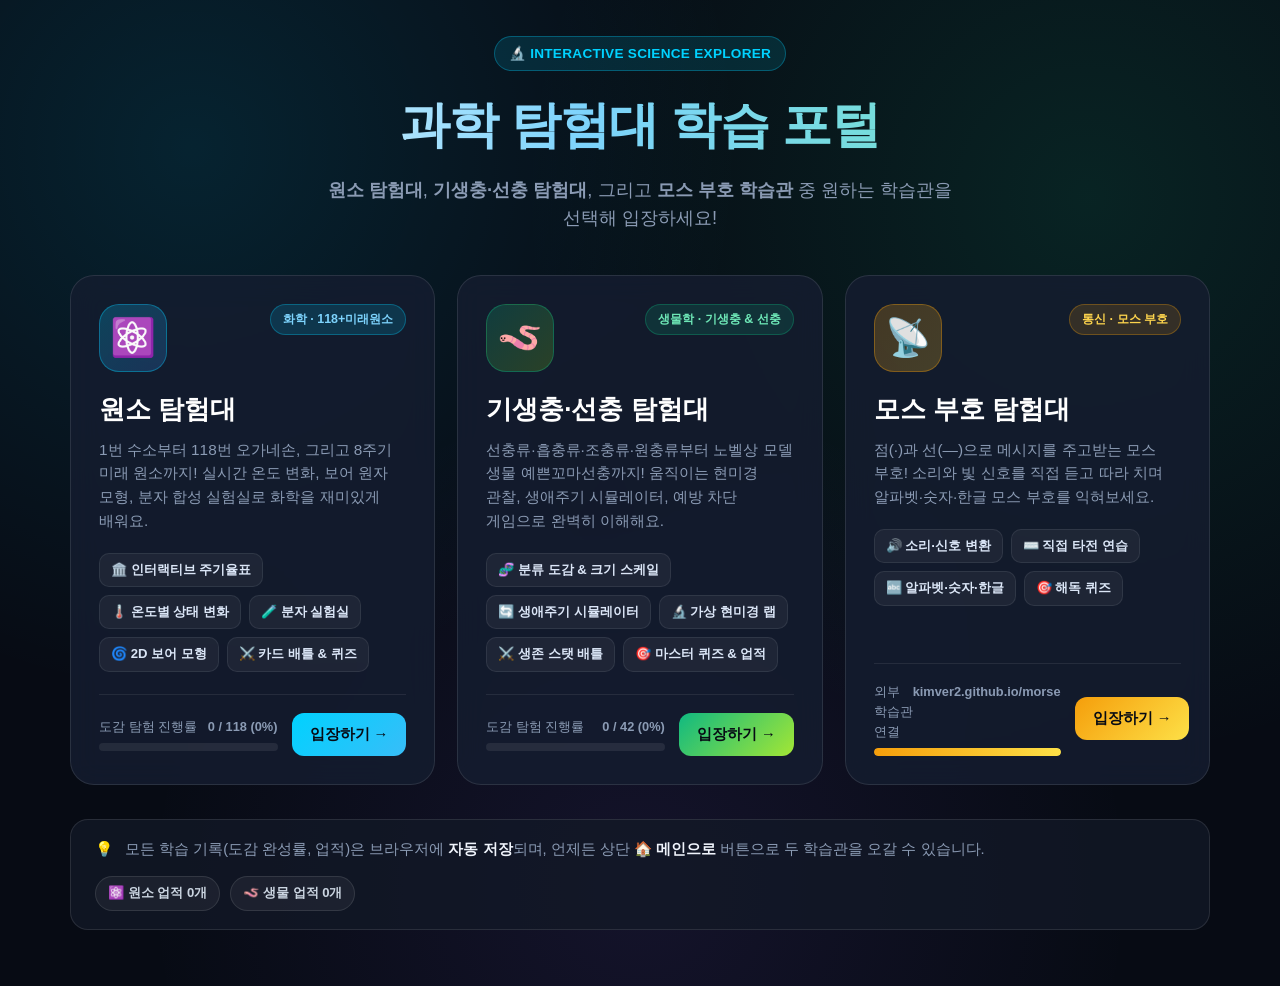
<file: index.html>
<!DOCTYPE html>
<html lang="ko">
<head>
  <meta charset="UTF-8">
  <meta name="viewport" content="width=device-width, initial-scale=1.0, maximum-scale=1.0, user-scalable=no, viewport-fit=cover">
  <meta name="theme-color" content="#070b14">
  <meta name="description" content="원소 탐험대와 기생충·선충 탐험대를 한곳에서 선택해 학습하는 인터랙티브 과학 탐험 포털">
  <title>과학 탐험대 : 원소 & 기생충·선충 학습 포털</title>
  <link rel="stylesheet" href="css/portal.css?v=3.0.1">
  <link rel="manifest" href="manifest.json?v=3.0.0">
  <link rel="apple-touch-icon" href="assets/icon-192.png">
</head>
<body>
  <main class="portal-container">
    <section class="portal-hero">
      <div class="portal-badge">🔬 INTERACTIVE SCIENCE EXPLORER</div>
      <h1 class="portal-title">과학 탐험대 학습 포털</h1>
      <p class="portal-subtitle">
        <strong>원소 탐험대</strong>, <strong>기생충·선충 탐험대</strong>, 그리고 <strong>모스 부호 학습관</strong> 중 원하는 학습관을 선택해 입장하세요!
      </p>
    </section>

    <section class="portal-grid">
      <!-- 1. 원소 탐험대 카드 -->
      <a href="element.html" class="portal-card card-element">
        <div>
          <div class="card-header-row">
            <div class="card-icon-wrap">⚛️</div>
            <span class="card-tag">화학 · 118+미래원소</span>
          </div>
          <h2 class="card-title">원소 탐험대</h2>
          <p class="card-desc">
            1번 수소부터 118번 오가네손, 그리고 8주기 미래 원소까지!
            실시간 온도 변화, 보어 원자 모형, 분자 합성 실험실로 화학을 재미있게 배워요.
          </p>
          <div class="feature-pills">
            <span class="feature-pill">🏛️ 인터랙티브 주기율표</span>
            <span class="feature-pill">🌡️ 온도별 상태 변화</span>
            <span class="feature-pill">🧪 분자 실험실</span>
            <span class="feature-pill">🌀 2D 보어 모형</span>
            <span class="feature-pill">⚔️ 카드 배틀 & 퀴즈</span>
          </div>
        </div>

        <div class="card-footer-row">
          <div class="progress-mini">
            <div class="progress-mini-label">
              <span>도감 탐험 진행률</span>
              <strong id="portal-element-progress-text">0 / 118 (0%)</strong>
            </div>
            <div class="progress-mini-track">
              <div id="portal-element-progress-bar" class="progress-mini-fill" style="width: 0%;"></div>
            </div>
          </div>
          <span class="enter-btn">입장하기 →</span>
        </div>
      </a>

      <!-- 2. 기생충·선충 탐험대 카드 -->
      <a href="parasite.html" class="portal-card card-parasite">
        <div>
          <div class="card-header-row">
            <div class="card-icon-wrap">🪱</div>
            <span class="card-tag">생물학 · 기생충 & 선충</span>
          </div>
          <h2 class="card-title">기생충·선충 탐험대</h2>
          <p class="card-desc">
            선충류·흡충류·조충류·원충류부터 노벨상 모델 생물 예쁜꼬마선충까지!
            움직이는 현미경 관찰, 생애주기 시뮬레이터, 예방 차단 게임으로 완벽히 이해해요.
          </p>
          <div class="feature-pills">
            <span class="feature-pill">🧬 분류 도감 & 크기 스케일</span>
            <span class="feature-pill">🔄 생애주기 시뮬레이터</span>
            <span class="feature-pill">🔬 가상 현미경 랩</span>
            <span class="feature-pill">⚔️ 생존 스탯 배틀</span>
            <span class="feature-pill">🎯 마스터 퀴즈 & 업적</span>
          </div>
        </div>

        <div class="card-footer-row">
          <div class="progress-mini">
            <div class="progress-mini-label">
              <span>도감 탐험 진행률</span>
              <strong id="portal-parasite-progress-text">0 / 42 (0%)</strong>
            </div>
            <div class="progress-mini-track">
              <div id="portal-parasite-progress-bar" class="progress-mini-fill" style="width: 0%;"></div>
            </div>
          </div>
          <span class="enter-btn">입장하기 →</span>
        </div>
      </a>

      <!-- 3. 모스 부호 학습관 카드 -->
      <a href="https://kimver2.github.io/morse/" class="portal-card card-morse">
        <div>
          <div class="card-header-row">
            <div class="card-icon-wrap">📡</div>
            <span class="card-tag">통신 · 모스 부호</span>
          </div>
          <h2 class="card-title">모스 부호 탐험대</h2>
          <p class="card-desc">
            점(·)과 선(—)으로 메시지를 주고받는 모스 부호!
            소리와 빛 신호를 직접 듣고 따라 치며 알파벳·숫자·한글 모스 부호를 익혀보세요.
          </p>
          <div class="feature-pills">
            <span class="feature-pill">🔊 소리·신호 변환</span>
            <span class="feature-pill">⌨️ 직접 타전 연습</span>
            <span class="feature-pill">🔤 알파벳·숫자·한글</span>
            <span class="feature-pill">🎯 해독 퀴즈</span>
          </div>
        </div>

        <div class="card-footer-row">
          <div class="progress-mini">
            <div class="progress-mini-label">
              <span>외부 학습관 연결</span>
              <strong>kimver2.github.io/morse</strong>
            </div>
            <div class="progress-mini-track">
              <div class="progress-mini-fill" style="width: 100%; background: linear-gradient(90deg, #f59e0b, #fde047);"></div>
            </div>
          </div>
          <span class="enter-btn">입장하기 →</span>
        </div>
      </a>
    </section>

    <section class="portal-info-bar">
      <div class="info-bar-left">
        <span>💡</span>
        <span>모든 학습 기록(도감 완성률, 업적)은 브라우저에 <strong>자동 저장</strong>되며, 언제든 상단 <strong>🏠 메인으로</strong> 버튼으로 두 학습관을 오갈 수 있습니다.</span>
      </div>
      <div class="info-bar-badges">
        <span class="mini-stat-chip" id="portal-element-badges">⚛️ 원소 업적 0개</span>
        <span class="mini-stat-chip" id="portal-parasite-badges">🪱 생물 업적 0개</span>
      </div>
    </section>
  </main>

  <script>
    (function() {
      try {
        const exploredEl = JSON.parse(localStorage.getItem('exploredElements') || '[]');
        const elPct = Math.round((exploredEl.length / 118) * 100);
        document.getElementById('portal-element-progress-text').textContent = `${exploredEl.length} / 118 (${elPct}%)`;
        document.getElementById('portal-element-progress-bar').style.width = `${elPct}%`;

        const elBadges = JSON.parse(localStorage.getItem('unlockedAchievements') || '[]');
        document.getElementById('portal-element-badges').textContent = `⚛️ 원소 업적 ${elBadges.length}개`;

        const exploredPar = JSON.parse(localStorage.getItem('exploredParasites') || '[]');
        const totalPar = 42;
        const parPct = Math.round((exploredPar.length / totalPar) * 100);
        document.getElementById('portal-parasite-progress-text').textContent = `${exploredPar.length} / ${totalPar} (${parPct}%)`;
        document.getElementById('portal-parasite-progress-bar').style.width = `${parPct}%`;

        const parBadges = JSON.parse(localStorage.getItem('unlockedParasiteAchievements') || '[]');
        document.getElementById('portal-parasite-badges').textContent = `🪱 생물 업적 ${parBadges.length}개`;
      } catch (e) {
        console.warn('Progress load skipped:', e);
      }

      if ('serviceWorker' in navigator) {
        navigator.serviceWorker.register('./sw.js').catch(() => {});
      }
    })();
  </script>
</body>
</html>
</file>
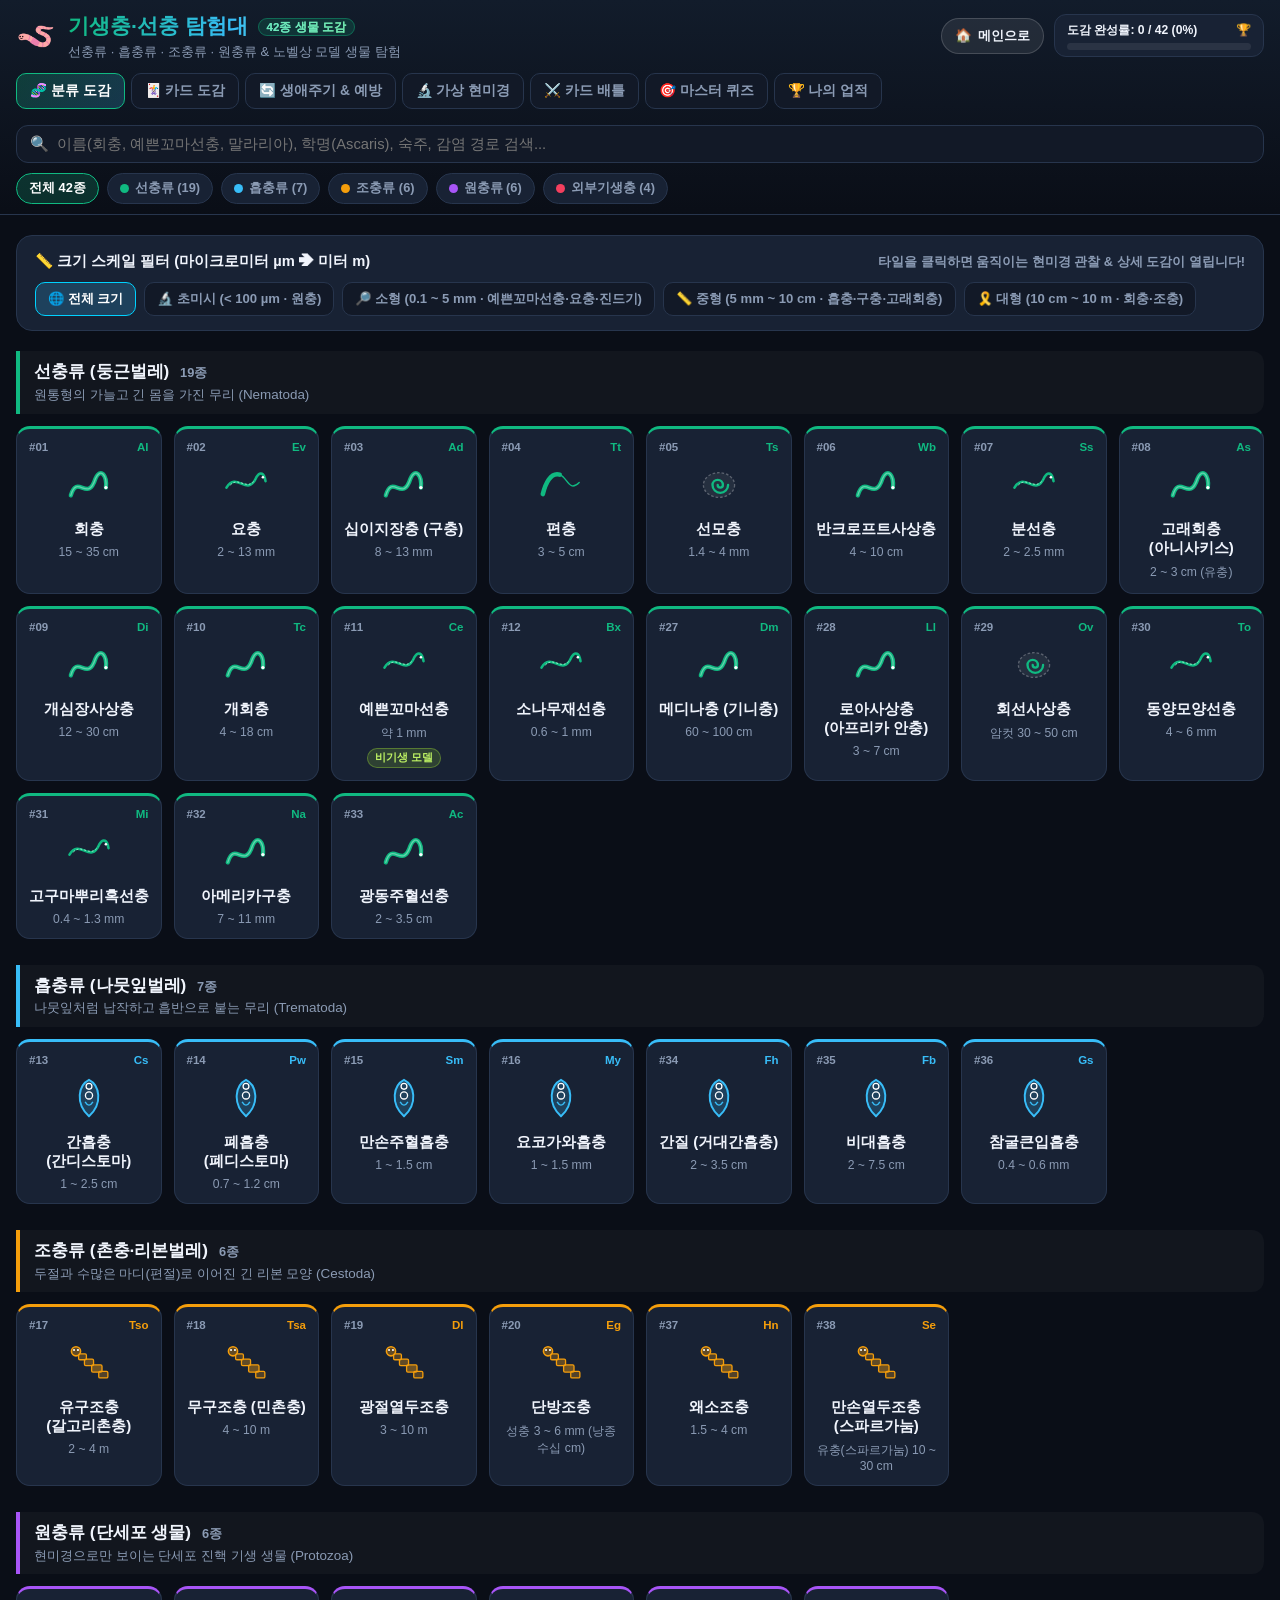
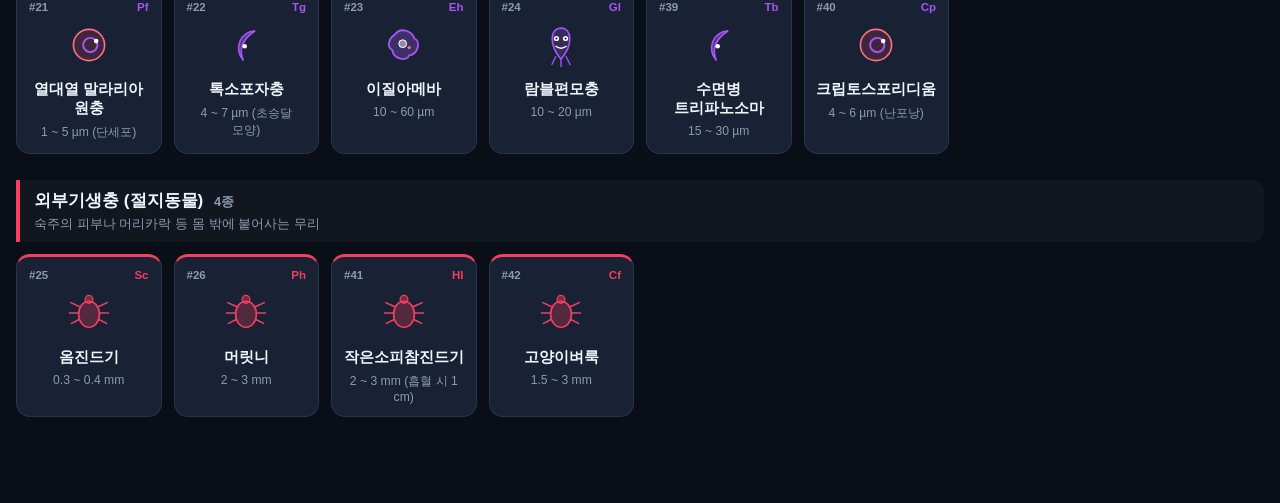
<file: parasite.html>
<!DOCTYPE html>
<html lang="ko">
<head>
  <meta charset="UTF-8">
  <meta name="viewport" content="width=device-width, initial-scale=1.0, maximum-scale=1.0, user-scalable=no, viewport-fit=cover">
  <meta name="theme-color" content="#0a0e17">
  <meta name="description" content="선충류, 흡충류, 조충류, 원충류, 외부기생충까지! 살아 움직이는 현미경과 생애주기 시뮬레이터로 배우는 기생충·선충 탐험대">
  <title>기생충·선충 탐험대 : 미시 생물 학습 도감</title>
  <link rel="stylesheet" href="css/parasite.css?v=3.0.0">
  <link rel="manifest" href="manifest.json?v=3.0.0">
  <link rel="apple-touch-icon" href="assets/icon-192.png">
</head>
<body>

  <!-- 상단 헤더 -->
  <header class="app-header">
    <div class="header-top">
      <div class="app-branding">
        <div class="app-logo">🪱</div>
        <div>
          <h1 class="app-title">기생충·선충 탐험대 <span class="title-badge">42종 생물 도감</span></h1>
          <p class="app-subtitle">선충류 · 흡충류 · 조충류 · 원충류 & 노벨상 모델 생물 탐험</p>
        </div>
      </div>

      <div class="header-right-meta">
        <a href="index.html" class="home-portal-btn" title="메인 허브로 돌아가기">
          <span>🏠</span>
          <span>메인으로</span>
        </a>

        <div class="explorer-progress-box">
          <div class="progress-info-row">
            <span id="p-explorer-progress-label">도감 완성률: 0 / 42 (0%)</span>
            <span>🏆</span>
          </div>
          <div class="progress-track">
            <div id="p-explorer-progress-fill" class="progress-fill" style="width: 0%;"></div>
          </div>
        </div>
      </div>

      <!-- 6대 학습 모드 탭 -->
      <nav class="nav-tabs">
        <button class="nav-tab-btn active" data-view="view-atlas">🧬 분류 도감</button>
        <button class="nav-tab-btn" data-view="view-cards">🃏 카드 도감</button>
        <button class="nav-tab-btn" data-view="view-lifecycle">🔄 생애주기 & 예방</button>
        <button class="nav-tab-btn" data-view="view-microscope">🔬 가상 현미경</button>
        <button class="nav-tab-btn" data-view="view-battle">⚔️ 카드 배틀</button>
        <button class="nav-tab-btn" data-view="view-quiz">🎯 마스터 퀴즈</button>
        <button class="nav-tab-btn" data-view="view-achievements">🏆 나의 업적</button>
      </nav>
    </div>

    <!-- 검색 & 분류 필터 바 -->
    <div class="filter-bar">
      <div class="search-box-wrap">
        <span class="search-icon">🔍</span>
        <input type="text" id="p-search-input" class="search-input" placeholder="이름(회충, 예쁜꼬마선충, 말라리아), 학명(Ascaris), 숙주, 감염 경로 검색...">
      </div>

      <div class="category-chips">
        <button class="p-chip-btn active" data-cat="all">전체 42종</button>
        <button class="p-chip-btn" data-cat="nematode"><span class="dot" style="background:#10b981"></span>선충류 (19)</button>
        <button class="p-chip-btn" data-cat="trematode"><span class="dot" style="background:#38bdf8"></span>흡충류 (7)</button>
        <button class="p-chip-btn" data-cat="cestode"><span class="dot" style="background:#f59e0b"></span>조충류 (6)</button>
        <button class="p-chip-btn" data-cat="protozoa"><span class="dot" style="background:#a855f7"></span>원충류 (6)</button>
        <button class="p-chip-btn" data-cat="ectoparasite"><span class="dot" style="background:#f43f5e"></span>외부기생충 (4)</button>
      </div>
    </div>
  </header>

  <main class="main-content">

    <!-- 1. 분류 도감 보드 -->
    <section id="view-atlas" class="view-section active">
      <div class="scale-control-panel">
        <div class="scale-header">
          <span>📏 크기 스케일 필터 (마이크로미터 µm ➔ 미터 m)</span>
          <span style="font-size:0.8rem;color:var(--text-muted);">타일을 클릭하면 움직이는 현미경 관찰 & 상세 도감이 열립니다!</span>
        </div>
        <div class="scale-presets-row">
          <button class="scale-preset-btn active" data-scale="all">🌐 전체 크기</button>
          <button class="scale-preset-btn" data-scale="micro">🔬 초미시 (&lt; 100 µm · 원충)</button>
          <button class="scale-preset-btn" data-scale="small">🔎 소형 (0.1 ~ 5 mm · 예쁜꼬마선충·요충·진드기)</button>
          <button class="scale-preset-btn" data-scale="medium">📏 중형 (5 mm ~ 10 cm · 흡충·구충·고래회충)</button>
          <button class="scale-preset-btn" data-scale="large">🎗️ 대형 (10 cm ~ 10 m · 회충·조충)</button>
        </div>
      </div>

      <div id="parasite-atlas-groups"></div>
    </section>

    <!-- 2. 카드 도감 -->
    <section id="view-cards" class="view-section">
      <div id="parasite-cards-grid" class="cards-grid"></div>
    </section>

    <!-- 3. 생애주기 & 예방 차단 시뮬레이터 -->
    <section id="view-lifecycle" class="view-section">
      <div class="lab-panel">
        <div class="lab-panel-head">
          <div>
            <h2>🔄 생애주기(생활사) 시뮬레이터</h2>
            <p style="font-size:0.85rem;color:var(--text-muted);">기생충과 선충이 어떤 숙주를 거쳐 자라고 전파되는지 단계별로 살펴보세요.</p>
          </div>
          <select id="lc-species-select" class="lab-select"></select>
        </div>
        <div id="lc-species-summary" class="lc-species-summary"></div>
        <div id="lc-flow-container" class="lc-flow-container"></div>
      </div>

      <div class="lab-panel">
        <div class="lab-panel-head">
          <div>
            <h2>🛡️ 예방 수칙 차단 시뮬레이터</h2>
            <p style="font-size:0.85rem;color:var(--text-muted);">생활 속 위생·예방 행동을 켜서(ON) 어떤 기생충의 감염 고리를 끊을 수 있는지 실험해 보세요!</p>
          </div>
          <span id="prevention-blocked-counter" style="font-weight:800;color:#6ee7b7;">차단 성공: 0종</span>
        </div>
        <div id="prevention-actions-grid" class="prevention-actions-grid"></div>
        <div id="prevention-result-grid" class="prevention-result-grid"></div>
      </div>
    </section>

    <!-- 4. 가상 현미경 관찰 & 감별 랩 -->
    <section id="view-microscope" class="view-section">
      <div class="lab-panel">
        <div class="lab-panel-head">
          <div>
            <h2>🔬 가상 현미경 관찰 & 표본 감별 랩</h2>
            <p style="font-size:0.85rem;color:var(--text-muted);">배율과 초점(50), 염색 조명을 조절해 표본 속 생물을 선명하게 관찰하고 이름을 맞혀보세요!</p>
          </div>
        </div>

        <div id="micro-slide-tabs" class="micro-slide-tabs"></div>

        <div class="micro-workspace">
          <div class="micro-viewport-wrap">
            <canvas id="microscope-canvas" width="320" height="320"></canvas>
            <div id="micro-focus-status" style="font-size:0.85rem;font-weight:800;"></div>
          </div>

          <div class="micro-controls-col">
            <div class="micro-control-group">
              <h4>🔭 대물렌즈 배율 조절</h4>
              <div class="micro-btn-row">
                <button class="micro-zoom-btn" data-zoom="40">40x (저배율)</button>
                <button class="micro-zoom-btn active" data-zoom="100">100x (중배율)</button>
                <button class="micro-zoom-btn" data-zoom="400">400x (고배율)</button>
                <button class="micro-zoom-btn" data-zoom="1000">1000x (유침)</button>
              </div>
            </div>

            <div class="micro-control-group">
              <h4>🎚️ 미동 나사 (초점 조절)</h4>
              <input type="range" id="micro-focus-slider" min="0" max="100" value="25" style="width:100%;">
            </div>

            <div class="micro-control-group">
              <h4>🎨 조명 & 염색 필터</h4>
              <div class="micro-btn-row">
                <button class="micro-stain-btn active" data-stain="brightfield">☀️ 명시야</button>
                <button class="micro-stain-btn" data-stain="darkfield">🌑 암시야</button>
                <button class="micro-stain-btn" data-stain="giemsa">🟣 김자(Giemsa) 염색</button>
                <button class="micro-stain-btn" data-stain="fluorescence">🟢 GFP 형광</button>
              </div>
            </div>

            <div id="micro-clue-text" class="micro-clue-box"></div>

            <div class="micro-control-group">
              <h4>🧪 이 표본의 정체는 무엇일까요?</h4>
              <div id="micro-guess-options" class="micro-guess-options"></div>
              <div id="micro-guess-feedback"></div>
            </div>
          </div>
        </div>
      </div>
    </section>

    <!-- 5. 생존 스탯 카드 배틀 -->
    <section id="view-battle" class="view-section">
      <div class="battle-scoreboard">
        <div class="battle-scores">
          <span>🏆 승리: <b id="battle-wins">0</b></span>
          <span>💥 패배: <b id="battle-losses">0</b></span>
          <span>🔥 콤보: <b id="battle-combo">0</b></span>
        </div>
        <button id="battle-next-btn" class="lc-step-btn">🃏 새 카드 뽑기</button>
      </div>

      <div class="battle-arena">
        <div id="battle-player-card" class="battle-card-slot"></div>
        <div class="battle-vs">VS</div>
        <div id="battle-ai-card" class="battle-card-slot"></div>
      </div>

      <div id="battle-result-msg" class="battle-result-msg"></div>
    </section>

    <!-- 6. 마스터 퀴즈 -->
    <section id="view-quiz" class="view-section">
      <div id="p-quiz-box" class="quiz-container-card"></div>
    </section>

    <!-- 7. 나의 업적 -->
    <section id="view-achievements" class="view-section">
      <div id="p-achievements-grid" class="achievements-grid"></div>
    </section>
  </main>

  <!-- 상세 도감 모달 -->
  <div id="parasite-detail-modal" class="p-modal-overlay" role="dialog" aria-modal="true">
    <div class="p-modal-dialog">
      <div class="p-modal-header">
        <div>
          <div style="display:flex;align-items:center;gap:8px;margin-bottom:4px;">
            <span id="modal-p-num" style="font-size:0.82rem;color:var(--text-muted);font-weight:800;"></span>
            <span id="modal-p-cat" style="font-size:0.76rem;padding:2px 9px;border-radius:999px;font-weight:800;"></span>
          </div>
          <h2 id="modal-p-name" style="font-size:1.5rem;font-weight:900;"></h2>
          <p id="modal-p-sci" style="font-size:0.88rem;color:var(--text-muted);font-style:italic;"></p>
        </div>
        <button id="modal-p-close" class="p-modal-close" title="닫기">✕</button>
      </div>

      <div class="p-modal-body">
        <div class="p-modal-canvas-box">
          <canvas id="modal-parasite-canvas" width="280" height="240"></canvas>
          <div class="micro-btn-row">
            <button class="modal-stain-btn active" data-stain="brightfield">☀️ 일반</button>
            <button class="modal-stain-btn" data-stain="giemsa">🟣 염색</button>
            <button class="modal-stain-btn" data-stain="fluorescence">🟢 형광</button>
          </div>
          <div class="micro-btn-row">
            <button id="modal-p-speak-ko" class="modal-nav-btn">🔊 한국어 듣기</button>
            <button id="modal-p-speak-en" class="modal-nav-btn">🔊 학명 듣기</button>
          </div>
        </div>

        <div>
          <div class="p-modal-info-grid">
            <div class="p-info-item"><label>📏 크기</label><span id="modal-p-size"></span></div>
            <div class="p-info-item"><label>🏠 주요 숙주</label><span id="modal-p-host"></span></div>
            <div class="p-info-item"><label>🔗 중간숙주/매개체</label><span id="modal-p-inter"></span></div>
            <div class="p-info-item"><label>📍 서식 부위</label><span id="modal-p-habitat"></span></div>
            <div class="p-info-item full"><label>🚪 감염 경로</label><span id="modal-p-trans"></span></div>
            <div class="p-info-item full"><label>🔬 형태적 특징</label><span id="modal-p-morph"></span></div>
            <div class="p-info-item full"><label>🩺 주요 증상</label><span id="modal-p-symptoms"></span></div>
            <div class="p-info-item full"><label>🛡️ 예방법</label><span id="modal-p-prevention"></span></div>
            <div class="p-info-item full"><label>💡 흥미로운 사실 (TMI)</label><span id="modal-p-fact"></span></div>
            <div class="p-info-item full">
              <label>🔄 생애주기 요약</label>
              <ul id="modal-p-lifecycle" class="p-lifecycle-list"></ul>
            </div>
          </div>
        </div>
      </div>

      <div class="p-modal-footer">
        <button id="modal-p-prev" class="modal-nav-btn">← 이전 생물</button>
        <button id="modal-p-next" class="modal-nav-btn">다음 생물 →</button>
      </div>
    </div>
  </div>

  <script src="js/parasite-data.js?v=3.0.0"></script>
  <script src="js/parasite-canvas.js?v=3.0.0"></script>
  <script src="js/parasite-achievements.js?v=3.0.0"></script>
  <script src="js/parasite-atlas.js?v=3.0.0"></script>
  <script src="js/parasite-lifecycle.js?v=3.0.0"></script>
  <script src="js/parasite-microscope.js?v=3.0.0"></script>
  <script src="js/parasite-battle.js?v=3.0.0"></script>
  <script src="js/parasite-quiz.js?v=3.0.0"></script>
  <script src="js/parasite-app.js?v=3.0.0"></script>
</body>
</html>
</file>
<file: css/portal.css>
/* 과학 탐험대 메인 포털 스타일 */
:root {
  --bg-primary: #070b14;
  --bg-secondary: #101726;
  --bg-card: rgba(20, 29, 47, 0.85);
  --text-main: #f0f4fc;
  --text-muted: #8b9bb4;
  --border-color: rgba(255, 255, 255, 0.1);
  --accent-cyan: #00d2ff;
  --accent-emerald: #10b981;
  --accent-lime: #84cc16;
  --accent-pink: #ff3385;
  --accent-gold: #ffbe3b;
}

* {
  box-sizing: border-box;
  margin: 0;
  padding: 0;
  word-break: keep-all;
}

body {
  font-family: -apple-system, BlinkMacSystemFont, 'Pretendard', 'Segoe UI', Roboto, Helvetica, Arial, sans-serif;
  background: radial-gradient(circle at 15% 15%, rgba(0, 210, 255, 0.12), transparent 40%),
              radial-gradient(circle at 85% 20%, rgba(16, 185, 129, 0.14), transparent 42%),
              radial-gradient(circle at 50% 90%, rgba(139, 92, 246, 0.1), transparent 45%),
              var(--bg-primary);
  color: var(--text-main);
  min-height: 100vh;
  display: flex;
  flex-direction: column;
  line-height: 1.55;
  overflow-x: hidden;
}

.portal-container {
  max-width: 1180px;
  width: 100%;
  margin: 0 auto;
  padding: 36px 20px 56px;
  flex: 1;
  display: flex;
  flex-direction: column;
  justify-content: center;
}

/* 상단 히어로 */
.portal-hero {
  text-align: center;
  margin-bottom: 42px;
}

.portal-badge {
  display: inline-flex;
  align-items: center;
  gap: 8px;
  padding: 6px 14px;
  border-radius: 999px;
  background: rgba(0, 210, 255, 0.12);
  border: 1px solid rgba(0, 210, 255, 0.3);
  color: var(--accent-cyan);
  font-size: 0.85rem;
  font-weight: 700;
  margin-bottom: 16px;
  letter-spacing: 0.02em;
}

.portal-title {
  font-size: clamp(2rem, 4.5vw, 3.1rem);
  font-weight: 900;
  letter-spacing: -0.02em;
  margin-bottom: 12px;
  background: linear-gradient(90deg, #ffffff 0%, #7dd3fc 45%, #6ee7b7 100%);
  -webkit-background-clip: text;
  -webkit-text-fill-color: transparent;
}

.portal-subtitle {
  color: var(--text-muted);
  font-size: clamp(0.98rem, 1.8vw, 1.15rem);
  max-width: 680px;
  margin: 0 auto;
}

/* 모듈 선택 카드 그리드 */
.portal-grid {
  display: grid;
  grid-template-columns: repeat(3, minmax(0, 1fr));
  gap: 22px;
  margin-bottom: 34px;
}

.portal-card {
  position: relative;
  display: flex;
  flex-direction: column;
  justify-content: space-between;
  background: var(--bg-card);
  border: 1px solid var(--border-color);
  border-radius: 24px;
  padding: 28px;
  text-decoration: none;
  color: inherit;
  backdrop-filter: blur(14px);
  transition: transform 0.25s ease, border-color 0.25s ease, box-shadow 0.25s ease;
  overflow: hidden;
}

.portal-card::before {
  content: '';
  position: absolute;
  inset: 0;
  opacity: 0;
  transition: opacity 0.25s ease;
  pointer-events: none;
}

.portal-card.card-element::before {
  background: radial-gradient(circle at top right, rgba(0, 210, 255, 0.18), transparent 60%);
}

.portal-card.card-parasite::before {
  background: radial-gradient(circle at top right, rgba(16, 185, 129, 0.2), transparent 60%);
}

.portal-card.card-morse::before {
  background: radial-gradient(circle at top right, rgba(245, 158, 11, 0.2), transparent 60%);
}

.portal-card:hover {
  transform: translateY(-6px);
}

.portal-card.card-element:hover {
  border-color: rgba(0, 210, 255, 0.55);
  box-shadow: 0 18px 45px rgba(0, 210, 255, 0.18);
}

.portal-card.card-parasite:hover {
  border-color: rgba(16, 185, 129, 0.55);
  box-shadow: 0 18px 45px rgba(16, 185, 129, 0.18);
}

.portal-card.card-morse:hover {
  border-color: rgba(245, 158, 11, 0.55);
  box-shadow: 0 18px 45px rgba(245, 158, 11, 0.18);
}

.portal-card:hover::before {
  opacity: 1;
}

.card-header-row {
  display: flex;
  align-items: flex-start;
  justify-content: space-between;
  gap: 16px;
  margin-bottom: 18px;
}

.card-icon-wrap {
  width: 68px;
  height: 68px;
  border-radius: 20px;
  display: flex;
  align-items: center;
  justify-content: center;
  font-size: 2.3rem;
  flex-shrink: 0;
}

.card-element .card-icon-wrap {
  background: linear-gradient(135deg, rgba(0, 210, 255, 0.22), rgba(58, 123, 213, 0.25));
  border: 1px solid rgba(0, 210, 255, 0.35);
}

.card-parasite .card-icon-wrap {
  background: linear-gradient(135deg, rgba(16, 185, 129, 0.22), rgba(132, 204, 22, 0.22));
  border: 1px solid rgba(16, 185, 129, 0.35);
}

.card-morse .card-icon-wrap {
  background: linear-gradient(135deg, rgba(245, 158, 11, 0.22), rgba(251, 191, 36, 0.22));
  border: 1px solid rgba(245, 158, 11, 0.35);
}

.card-tag {
  padding: 5px 12px;
  border-radius: 999px;
  font-size: 0.78rem;
  font-weight: 800;
}

.card-element .card-tag {
  background: rgba(0, 210, 255, 0.15);
  color: #7dd3fc;
  border: 1px solid rgba(0, 210, 255, 0.3);
}

.card-parasite .card-tag {
  background: rgba(16, 185, 129, 0.15);
  color: #6ee7b7;
  border: 1px solid rgba(16, 185, 129, 0.3);
}

.card-morse .card-tag {
  background: rgba(245, 158, 11, 0.15);
  color: #fcd34d;
  border: 1px solid rgba(245, 158, 11, 0.3);
}

.card-title {
  font-size: 1.6rem;
  font-weight: 900;
  margin-bottom: 8px;
  color: #ffffff;
}

.card-desc {
  color: var(--text-muted);
  font-size: 0.96rem;
  margin-bottom: 20px;
}

.feature-pills {
  display: flex;
  flex-wrap: wrap;
  gap: 8px;
  margin-bottom: 22px;
}

.feature-pill {
  font-size: 0.82rem;
  font-weight: 600;
  padding: 6px 11px;
  border-radius: 10px;
  background: rgba(255, 255, 255, 0.05);
  border: 1px solid rgba(255, 255, 255, 0.08);
  color: #dbe6f7;
}

.card-footer-row {
  border-top: 1px solid rgba(255, 255, 255, 0.08);
  padding-top: 18px;
  display: flex;
  align-items: center;
  justify-content: space-between;
  gap: 14px;
}

.progress-mini {
  flex: 1;
}

.progress-mini-label {
  font-size: 0.8rem;
  color: var(--text-muted);
  margin-bottom: 6px;
  display: flex;
  justify-content: space-between;
}

.progress-mini-track {
  height: 8px;
  border-radius: 999px;
  background: rgba(255, 255, 255, 0.08);
  overflow: hidden;
}

.progress-mini-fill {
  height: 100%;
  border-radius: 999px;
  transition: width 0.5s ease;
}

.card-element .progress-mini-fill {
  background: linear-gradient(90deg, #00d2ff, #3a7bd5);
}

.card-parasite .progress-mini-fill {
  background: linear-gradient(90deg, #10b981, #84cc16);
}

.enter-btn {
  display: inline-flex;
  align-items: center;
  gap: 6px;
  padding: 10px 18px;
  border-radius: 12px;
  font-size: 0.92rem;
  font-weight: 800;
  color: #070b14;
  white-space: nowrap;
  transition: transform 0.2s ease;
}

.card-element .enter-btn {
  background: linear-gradient(135deg, #00d2ff, #38bdf8);
}

.card-parasite .enter-btn {
  background: linear-gradient(135deg, #10b981, #a3e635);
}

.card-morse .enter-btn {
  background: linear-gradient(135deg, #f59e0b, #fde047);
}

.portal-card:hover .enter-btn {
  transform: translateX(3px);
}

/* 하단 안내 바 */
.portal-info-bar {
  background: rgba(18, 25, 39, 0.78);
  border: 1px solid var(--border-color);
  border-radius: 18px;
  padding: 18px 24px;
  display: flex;
  align-items: center;
  justify-content: space-between;
  flex-wrap: wrap;
  gap: 16px;
}

.info-bar-left {
  display: flex;
  align-items: center;
  gap: 12px;
  font-size: 0.92rem;
  color: var(--text-muted);
}

.info-bar-left strong {
  color: var(--text-main);
}

.info-bar-badges {
  display: flex;
  gap: 10px;
  flex-wrap: wrap;
}

.mini-stat-chip {
  padding: 6px 12px;
  border-radius: 999px;
  background: rgba(255, 255, 255, 0.05);
  border: 1px solid rgba(255, 255, 255, 0.1);
  font-size: 0.82rem;
  color: #cbd5e1;
  font-weight: 600;
}

@media (max-width: 1024px) {
  .portal-grid {
    grid-template-columns: repeat(2, minmax(0, 1fr));
  }
}

@media (max-width: 820px) {
  .portal-grid {
    grid-template-columns: 1fr;
  }
  .portal-container {
    padding: 24px 16px 40px;
  }
  .portal-card {
    padding: 22px;
  }
  .card-footer-row {
    flex-direction: column;
    align-items: stretch;
  }
  .enter-btn {
    justify-content: center;
  }
}
</file>
<file: css/parasite.css>
/* 기생충·선충 탐험대 (Parasite & Nematode Explorer) 스타일시트 */
:root {
  --bg-primary: #0a0e17;
  --bg-secondary: #121927;
  --bg-card: #182234;
  --bg-card-hover: #213049;
  --text-main: #f0f4fc;
  --text-muted: #8b9bb4;
  --border-color: #27354d;
  --accent-emerald: #10b981;
  --accent-cyan: #00d2ff;
  --accent-gold: #ffbe3b;
  --accent-rose: #f43f5e;
}

* {
  box-sizing: border-box;
  margin: 0;
  padding: 0;
  -webkit-tap-highlight-color: transparent;
  word-break: keep-all;
}

body {
  font-family: -apple-system, BlinkMacSystemFont, 'Pretendard', 'Segoe UI', Roboto, Helvetica, Arial, sans-serif;
  background-color: var(--bg-primary);
  color: var(--text-main);
  min-height: 100vh;
  line-height: 1.5;
  overflow-x: hidden;
}

body.modal-open {
  overflow: hidden;
}

/* 헤더 */
.app-header {
  background: linear-gradient(180deg, #121c2b 0%, rgba(10, 14, 23, 0.98) 100%);
  border-bottom: 1px solid var(--border-color);
  position: sticky;
  top: 0;
  z-index: 100;
  backdrop-filter: blur(12px);
  padding: 10px 16px;
}

.header-top {
  display: flex;
  align-items: center;
  justify-content: space-between;
  max-width: 1440px;
  margin: 0 auto 10px;
  flex-wrap: wrap;
  gap: 12px;
}

.app-branding {
  display: flex;
  align-items: center;
  gap: 12px;
}

.app-logo {
  font-size: 2rem;
}

.app-title {
  font-size: 1.32rem;
  font-weight: 900;
  background: linear-gradient(90deg, #10b981, #38bdf8, #a3e635);
  -webkit-background-clip: text;
  -webkit-text-fill-color: transparent;
}

.title-badge {
  font-size: 0.72rem;
  padding: 2px 8px;
  border-radius: 999px;
  background: rgba(16, 185, 129, 0.16);
  border: 1px solid rgba(16, 185, 129, 0.4);
  -webkit-text-fill-color: #6ee7b7;
  vertical-align: middle;
  margin-left: 4px;
}

.app-subtitle {
  font-size: 0.82rem;
  color: var(--text-muted);
}

.header-right-meta {
  display: flex;
  align-items: center;
  gap: 10px;
  flex-wrap: wrap;
}

.home-portal-btn {
  display: inline-flex;
  align-items: center;
  gap: 6px;
  padding: 7px 13px;
  border-radius: 999px;
  background: rgba(255, 255, 255, 0.08);
  border: 1px solid rgba(255, 255, 255, 0.16);
  color: var(--text-main);
  text-decoration: none;
  font-size: 0.84rem;
  font-weight: 700;
  transition: all 0.2s;
}

.home-portal-btn:hover {
  background: rgba(16, 185, 129, 0.2);
  border-color: rgba(16, 185, 129, 0.5);
}

.explorer-progress-box {
  background: var(--bg-card);
  border: 1px solid var(--border-color);
  border-radius: 12px;
  padding: 6px 12px;
  min-width: 210px;
}

.progress-info-row {
  display: flex;
  justify-content: space-between;
  font-size: 0.76rem;
  font-weight: 700;
  margin-bottom: 4px;
}

.progress-track {
  height: 7px;
  background: rgba(255, 255, 255, 0.08);
  border-radius: 999px;
  overflow: hidden;
}

.progress-fill {
  height: 100%;
  background: linear-gradient(90deg, #10b981, #84cc16);
  transition: width 0.35s ease;
}

/* 네비게이션 탭 */
.nav-tabs {
  display: flex;
  gap: 6px;
  flex-wrap: wrap;
  width: 100%;
}

.nav-tab-btn {
  padding: 8px 13px;
  border-radius: 10px;
  border: 1px solid var(--border-color);
  background: var(--bg-secondary);
  color: var(--text-muted);
  font-size: 0.86rem;
  font-weight: 700;
  cursor: pointer;
  transition: all 0.2s;
}

.nav-tab-btn:hover {
  color: var(--text-main);
  border-color: rgba(16, 185, 129, 0.45);
}

.nav-tab-btn.active {
  background: linear-gradient(135deg, rgba(16, 185, 129, 0.24), rgba(56, 189, 248, 0.2));
  border-color: var(--accent-emerald);
  color: #ffffff;
}

/* 필터 바 */
.filter-bar {
  max-width: 1440px;
  margin: 0 auto;
  display: flex;
  flex-direction: column;
  gap: 10px;
  padding-top: 6px;
}

.search-box-wrap {
  position: relative;
  display: flex;
  align-items: center;
}

.search-icon {
  position: absolute;
  left: 14px;
  font-size: 0.95rem;
}

.search-input {
  width: 100%;
  padding: 10px 14px 10px 40px;
  border-radius: 12px;
  border: 1px solid var(--border-color);
  background: var(--bg-secondary);
  color: var(--text-main);
  font-size: 0.92rem;
  outline: none;
}

.search-input:focus {
  border-color: var(--accent-emerald);
}

.category-chips {
  display: flex;
  gap: 8px;
  flex-wrap: wrap;
}

.p-chip-btn {
  display: inline-flex;
  align-items: center;
  gap: 6px;
  padding: 6px 12px;
  border-radius: 999px;
  border: 1px solid var(--border-color);
  background: var(--bg-card);
  color: var(--text-muted);
  font-size: 0.8rem;
  font-weight: 700;
  cursor: pointer;
}

.p-chip-btn.active {
  background: rgba(16, 185, 129, 0.2);
  border-color: var(--accent-emerald);
  color: #ffffff;
}

.dot {
  width: 9px;
  height: 9px;
  border-radius: 50%;
  display: inline-block;
}

/* 메인 컨텐츠 */
.main-content {
  max-width: 1440px;
  margin: 0 auto;
  padding: 20px 16px 60px;
}

.view-section {
  display: none;
}

.view-section.active {
  display: block;
}

/* 크기 스케일 패널 */
.scale-control-panel {
  background: var(--bg-card);
  border: 1px solid var(--border-color);
  border-radius: 16px;
  padding: 14px 18px;
  margin-bottom: 20px;
}

.scale-header {
  display: flex;
  justify-content: space-between;
  align-items: center;
  flex-wrap: wrap;
  gap: 8px;
  margin-bottom: 10px;
  font-size: 0.92rem;
  font-weight: 700;
}

.scale-presets-row {
  display: flex;
  flex-wrap: wrap;
  gap: 8px;
}

.scale-preset-btn {
  padding: 7px 12px;
  border-radius: 10px;
  border: 1px solid var(--border-color);
  background: var(--bg-secondary);
  color: var(--text-muted);
  font-size: 0.82rem;
  font-weight: 700;
  cursor: pointer;
}

.scale-preset-btn.active {
  background: rgba(56, 189, 248, 0.2);
  border-color: var(--accent-cyan);
  color: #ffffff;
}

/* 분류 도감 보드 */
.atlas-group-block {
  margin-bottom: 26px;
}

.atlas-group-header {
  padding: 8px 14px;
  background: rgba(255, 255, 255, 0.03);
  border-radius: 0 12px 12px 0;
  margin-bottom: 12px;
}

.atlas-group-title {
  font-size: 1.08rem;
  font-weight: 800;
}

.group-count {
  font-size: 0.8rem;
  color: var(--text-muted);
  margin-left: 6px;
}

.atlas-group-desc {
  font-size: 0.84rem;
  color: var(--text-muted);
}

.atlas-tiles-grid {
  display: grid;
  grid-template-columns: repeat(auto-fill, minmax(145px, 1fr));
  gap: 12px;
}

.parasite-tile {
  position: relative;
  background: var(--bg-card);
  border: 1px solid var(--border-color);
  border-top: 3px solid var(--tile-accent);
  border-radius: 14px;
  padding: 12px;
  color: var(--text-main);
  text-align: center;
  cursor: pointer;
  transition: transform 0.18s ease, border-color 0.18s ease, opacity 0.2s ease;
  display: flex;
  flex-direction: column;
  align-items: center;
  gap: 6px;
}

.parasite-tile:hover {
  transform: translateY(-4px);
  background: var(--bg-card-hover);
  border-color: var(--tile-accent);
}

.parasite-tile.dimmed {
  opacity: 0.22;
}

.tile-top {
  width: 100%;
  display: flex;
  justify-content: space-between;
  font-size: 0.72rem;
  color: var(--text-muted);
  font-weight: 700;
}

.tile-code {
  color: var(--tile-accent);
  font-weight: 800;
}

.tile-name {
  font-size: 0.94rem;
  font-weight: 800;
}

.tile-size {
  font-size: 0.76rem;
  color: var(--text-muted);
}

.non-parasite-tag {
  font-size: 0.68rem;
  padding: 2px 7px;
  border-radius: 999px;
  background: rgba(163, 230, 53, 0.16);
  color: #bef264;
  border: 1px solid rgba(163, 230, 53, 0.35);
  font-weight: 700;
}

.tile-check {
  position: absolute;
  bottom: 8px;
  right: 8px;
  font-size: 0.75rem;
  color: #4ade80;
  font-weight: 900;
}

/* 카드 도감 그리드 */
.cards-grid {
  display: grid;
  grid-template-columns: repeat(auto-fill, minmax(260px, 1fr));
  gap: 16px;
}

.p-card {
  background: var(--bg-card);
  border: 1px solid var(--border-color);
  border-top: 4px solid var(--card-accent);
  border-radius: 18px;
  padding: 18px;
  cursor: pointer;
  transition: transform 0.2s ease, box-shadow 0.2s ease;
  display: flex;
  flex-direction: column;
  gap: 10px;
}

.p-card:hover {
  transform: translateY(-4px);
  box-shadow: 0 12px 30px rgba(0, 0, 0, 0.35);
}

.p-card-head {
  display: flex;
  justify-content: space-between;
  align-items: center;
  gap: 8px;
}

.p-card-num {
  font-size: 0.78rem;
  color: var(--text-muted);
  font-weight: 800;
}

.p-card-cat {
  font-size: 0.72rem;
  padding: 3px 9px;
  border-radius: 999px;
  font-weight: 700;
}

.p-card-visual {
  display: flex;
  justify-content: center;
  padding: 8px 0;
  background: rgba(0, 0, 0, 0.2);
  border-radius: 12px;
}

.p-card-title {
  font-size: 1.15rem;
  font-weight: 900;
}

.p-card-sci {
  font-size: 0.8rem;
  font-style: italic;
  color: var(--text-muted);
  margin-top: -6px;
}

.p-card-meta {
  display: grid;
  grid-template-columns: 1fr 1fr;
  gap: 8px;
  background: rgba(255, 255, 255, 0.03);
  padding: 8px 10px;
  border-radius: 10px;
  font-size: 0.78rem;
}

.p-card-meta span {
  display: block;
  color: var(--text-muted);
  font-size: 0.7rem;
}

.p-card-fact {
  font-size: 0.83rem;
  color: #cbd5e1;
  display: -webkit-box;
  -webkit-line-clamp: 3;
  -webkit-box-orient: vertical;
  overflow: hidden;
}

/* 생애주기 & 예방 랩 */
.lab-panel {
  background: var(--bg-card);
  border: 1px solid var(--border-color);
  border-radius: 18px;
  padding: 20px;
  margin-bottom: 22px;
}

.lab-panel-head {
  display: flex;
  justify-content: space-between;
  align-items: center;
  flex-wrap: wrap;
  gap: 12px;
  margin-bottom: 16px;
}

.lab-select {
  padding: 9px 14px;
  border-radius: 10px;
  background: var(--bg-secondary);
  color: var(--text-main);
  border: 1px solid var(--border-color);
  font-size: 0.9rem;
  font-weight: 700;
}

.lc-species-summary {
  display: flex;
  justify-content: space-between;
  align-items: center;
  flex-wrap: wrap;
  gap: 14px;
  background: rgba(255, 255, 255, 0.03);
  border-radius: 14px;
  padding: 14px;
  margin-bottom: 16px;
}

.lc-summary-left {
  display: flex;
  align-items: center;
  gap: 14px;
  font-size: 0.86rem;
}

.lc-summary-left h4 {
  font-size: 1.05rem;
  margin-bottom: 4px;
}

.lc-step-btn {
  padding: 10px 16px;
  border-radius: 10px;
  border: none;
  background: linear-gradient(135deg, #10b981, #38bdf8);
  color: #070b14;
  font-weight: 800;
  cursor: pointer;
}

.lc-flow-container {
  display: flex;
  align-items: stretch;
  gap: 10px;
  flex-wrap: wrap;
}

.lc-step-card {
  flex: 1 1 180px;
  background: var(--bg-secondary);
  border: 1px solid var(--border-color);
  border-radius: 14px;
  padding: 14px;
  cursor: pointer;
  transition: all 0.2s;
}

.lc-step-card.active {
  border-color: var(--accent-emerald);
  background: rgba(16, 185, 129, 0.14);
  transform: translateY(-2px);
}

.lc-step-card.done {
  border-color: rgba(56, 189, 248, 0.45);
}

.lc-step-num {
  font-size: 0.74rem;
  font-weight: 900;
  color: var(--accent-emerald);
  margin-bottom: 6px;
}

.lc-step-text {
  font-size: 0.88rem;
}

.lc-arrow {
  display: flex;
  align-items: center;
  color: var(--text-muted);
  font-weight: 900;
}

.prevention-actions-grid {
  display: grid;
  grid-template-columns: repeat(auto-fill, minmax(280px, 1fr));
  gap: 12px;
  margin-bottom: 16px;
}

.prev-action-btn {
  display: flex;
  align-items: center;
  gap: 12px;
  padding: 12px;
  border-radius: 14px;
  border: 1px solid var(--border-color);
  background: var(--bg-secondary);
  color: var(--text-main);
  text-align: left;
  cursor: pointer;
  transition: all 0.2s;
}

.prev-action-btn.active {
  border-color: var(--accent-emerald);
  background: rgba(16, 185, 129, 0.16);
}

.prev-act-icon {
  font-size: 1.6rem;
}

.prev-act-info {
  flex: 1;
}

.prev-act-name {
  font-size: 0.88rem;
  font-weight: 800;
}

.prev-act-desc {
  font-size: 0.76rem;
  color: var(--text-muted);
}

.prev-act-toggle {
  font-size: 0.74rem;
  font-weight: 800;
  padding: 4px 8px;
  border-radius: 8px;
  background: rgba(255, 255, 255, 0.08);
}

.prevention-result-grid {
  display: flex;
  flex-wrap: wrap;
  gap: 8px;
}

.prev-target-chip {
  padding: 6px 11px;
  border-radius: 999px;
  font-size: 0.8rem;
  font-weight: 700;
  background: rgba(244, 63, 94, 0.12);
  border: 1px solid rgba(244, 63, 94, 0.35);
  color: #fda4af;
}

.prev-target-chip.blocked {
  background: rgba(16, 185, 129, 0.16);
  border-color: rgba(16, 185, 129, 0.45);
  color: #6ee7b7;
}

/* 가상 현미경 랩 */
.micro-slide-tabs {
  display: flex;
  flex-wrap: wrap;
  gap: 8px;
  margin-bottom: 16px;
}

.micro-slide-btn {
  display: inline-flex;
  align-items: center;
  gap: 6px;
  padding: 8px 13px;
  border-radius: 10px;
  border: 1px solid var(--border-color);
  background: var(--bg-secondary);
  color: var(--text-muted);
  font-size: 0.84rem;
  font-weight: 700;
  cursor: pointer;
}

.micro-slide-btn.active {
  border-color: var(--accent-cyan);
  color: #fff;
  background: rgba(0, 210, 255, 0.16);
}

.micro-workspace {
  display: grid;
  grid-template-columns: 360px 1fr;
  gap: 20px;
  align-items: start;
}

.micro-viewport-wrap {
  display: flex;
  flex-direction: column;
  align-items: center;
  gap: 10px;
}

#microscope-canvas {
  border-radius: 50%;
  border: 6px solid #1e293b;
  box-shadow: 0 0 30px rgba(0, 210, 255, 0.18), inset 0 0 20px rgba(0, 0, 0, 0.6);
  max-width: 100%;
}

.micro-controls-col {
  display: flex;
  flex-direction: column;
  gap: 14px;
}

.micro-control-group h4 {
  font-size: 0.88rem;
  margin-bottom: 8px;
  color: var(--text-muted);
}

.micro-btn-row {
  display: flex;
  flex-wrap: wrap;
  gap: 8px;
}

.micro-zoom-btn, .micro-stain-btn, .modal-stain-btn {
  padding: 7px 12px;
  border-radius: 9px;
  border: 1px solid var(--border-color);
  background: var(--bg-secondary);
  color: var(--text-muted);
  font-size: 0.82rem;
  font-weight: 700;
  cursor: pointer;
}

.micro-zoom-btn.active, .micro-stain-btn.active, .modal-stain-btn.active {
  background: rgba(16, 185, 129, 0.2);
  border-color: var(--accent-emerald);
  color: #fff;
}

.micro-clue-box {
  background: rgba(255, 255, 255, 0.04);
  border-left: 3px solid var(--accent-cyan);
  padding: 10px 12px;
  border-radius: 0 10px 10px 0;
  font-size: 0.86rem;
}

.micro-guess-options {
  display: grid;
  grid-template-columns: repeat(2, minmax(0, 1fr));
  gap: 8px;
}

.micro-choice-btn {
  display: flex;
  align-items: center;
  gap: 8px;
  padding: 9px 12px;
  border-radius: 10px;
  border: 1px solid var(--border-color);
  background: var(--bg-secondary);
  color: var(--text-main);
  font-size: 0.84rem;
  font-weight: 700;
  cursor: pointer;
  text-align: left;
}

.micro-choice-btn.correct {
  border-color: #4ade80;
  background: rgba(74, 222, 128, 0.16);
}

.micro-choice-btn.wrong {
  border-color: #f87171;
  background: rgba(248, 113, 113, 0.16);
}

.micro-fb {
  padding: 10px 12px;
  border-radius: 10px;
  font-size: 0.86rem;
  margin-top: 8px;
}

.micro-fb.ok { background: rgba(74, 222, 128, 0.15); color: #86efac; }
.micro-fb.err { background: rgba(248, 113, 113, 0.15); color: #fca5a5; }

/* 카드 배틀 */
.battle-scoreboard {
  display: flex;
  justify-content: space-between;
  align-items: center;
  flex-wrap: wrap;
  gap: 12px;
  background: var(--bg-card);
  border: 1px solid var(--border-color);
  border-radius: 16px;
  padding: 14px 18px;
  margin-bottom: 18px;
}

.battle-scores {
  display: flex;
  gap: 16px;
  font-weight: 800;
}

.battle-arena {
  display: grid;
  grid-template-columns: 1fr auto 1fr;
  gap: 18px;
  align-items: center;
}

.battle-card-slot {
  background: var(--bg-card);
  border: 1px solid var(--border-color);
  border-radius: 18px;
  padding: 18px;
}

.battle-card-header {
  display: flex;
  justify-content: space-between;
  padding-bottom: 8px;
  margin-bottom: 10px;
  font-size: 0.78rem;
  font-weight: 800;
}

.battle-visual {
  display: flex;
  justify-content: center;
  padding: 10px;
  background: rgba(0, 0, 0, 0.22);
  border-radius: 12px;
  margin-bottom: 10px;
}

.battle-name {
  text-align: center;
  font-size: 1.15rem;
  font-weight: 900;
}

.battle-sci {
  text-align: center;
  font-size: 0.8rem;
  color: var(--text-muted);
  font-style: italic;
  margin-bottom: 12px;
}

.battle-stats-list {
  display: flex;
  flex-direction: column;
  gap: 8px;
}

.battle-stat-btn, .battle-stat-row-ai {
  display: flex;
  justify-content: space-between;
  padding: 10px 12px;
  border-radius: 10px;
  border: 1px solid var(--border-color);
  background: var(--bg-secondary);
  color: var(--text-main);
  font-size: 0.86rem;
  font-weight: 700;
}

.battle-stat-btn {
  cursor: pointer;
}

.battle-stat-btn:hover:not(:disabled) {
  border-color: var(--accent-emerald);
  background: rgba(16, 185, 129, 0.16);
}

.battle-vs {
  font-size: 1.6rem;
  font-weight: 900;
  color: var(--accent-gold);
}

.battle-result-msg {
  margin-top: 16px;
  text-align: center;
  padding: 12px;
  border-radius: 12px;
  background: var(--bg-card);
  border: 1px solid var(--border-color);
  font-weight: 700;
}

.battle-result-msg.win { border-color: #4ade80; color: #86efac; }
.battle-result-msg.lose { border-color: #f87171; color: #fca5a5; }
.battle-result-msg.draw { border-color: #fbbf24; color: #fde68a; }

/* 퀴즈 */
.quiz-container-card {
  max-width: 760px;
  margin: 0 auto;
  background: var(--bg-card);
  border: 1px solid var(--border-color);
  border-radius: 20px;
  padding: 24px;
}

.quiz-progress-row {
  display: flex;
  justify-content: space-between;
  font-size: 0.88rem;
  color: var(--text-muted);
  margin-bottom: 14px;
}

.quiz-question-text {
  font-size: 1.15rem;
  margin-bottom: 18px;
}

.quiz-options-list {
  display: flex;
  flex-direction: column;
  gap: 10px;
}

.quiz-opt-btn {
  padding: 12px 16px;
  border-radius: 12px;
  border: 1px solid var(--border-color);
  background: var(--bg-secondary);
  color: var(--text-main);
  text-align: left;
  font-size: 0.94rem;
  font-weight: 700;
  cursor: pointer;
}

.quiz-opt-btn.correct { border-color: #4ade80; background: rgba(74, 222, 128, 0.18); }
.quiz-opt-btn.wrong { border-color: #f87171; background: rgba(248, 113, 113, 0.18); }

.quiz-explain-box {
  margin-top: 16px;
  padding: 12px 14px;
  border-radius: 12px;
  font-size: 0.88rem;
}

.quiz-explain-box.ok { background: rgba(74, 222, 128, 0.14); color: #bbf7d0; }
.quiz-explain-box.err { background: rgba(248, 113, 113, 0.14); color: #fecaca; }

.quiz-footer-actions {
  margin-top: 14px;
  display: flex;
  justify-content: flex-end;
}

.quiz-next-btn, .quiz-restart-btn {
  padding: 10px 18px;
  border-radius: 10px;
  border: none;
  background: linear-gradient(135deg, #10b981, #38bdf8);
  color: #070b14;
  font-weight: 800;
  cursor: pointer;
}

.quiz-finish-card {
  text-align: center;
  padding: 20px 10px;
}

.quiz-finish-icon {
  font-size: 3rem;
  margin-bottom: 10px;
}

/* 업적 */
.achievements-grid {
  display: grid;
  grid-template-columns: repeat(auto-fill, minmax(280px, 1fr));
  gap: 14px;
}

.ach-card {
  display: flex;
  align-items: center;
  gap: 14px;
  background: var(--bg-card);
  border: 1px solid var(--border-color);
  border-radius: 16px;
  padding: 16px;
}

.ach-card.locked {
  opacity: 0.55;
}

.ach-card.unlocked {
  border-color: var(--accent-emerald);
  background: linear-gradient(135deg, rgba(16, 185, 129, 0.12), var(--bg-card));
}

.ach-icon {
  font-size: 2rem;
}

.ach-info {
  flex: 1;
}

.ach-name {
  font-size: 0.96rem;
  font-weight: 800;
}

.ach-desc {
  font-size: 0.8rem;
  color: var(--text-muted);
}

.ach-badge {
  font-size: 0.74rem;
  font-weight: 800;
  padding: 4px 9px;
  border-radius: 999px;
  background: rgba(255, 255, 255, 0.08);
}

/* 상세 모달 */
.p-modal-overlay {
  display: none;
  position: fixed;
  inset: 0;
  background: rgba(4, 7, 15, 0.82);
  backdrop-filter: blur(8px);
  z-index: 999;
  align-items: center;
  justify-content: center;
  padding: 16px;
}

.p-modal-overlay.open {
  display: flex;
}

.p-modal-dialog {
  background: var(--bg-secondary);
  border: 1px solid var(--border-color);
  border-radius: 22px;
  max-width: 860px;
  width: 100%;
  max-height: 90vh;
  overflow-y: auto;
  padding: 22px;
  position: relative;
}

.p-modal-header {
  display: flex;
  justify-content: space-between;
  align-items: flex-start;
  gap: 12px;
  margin-bottom: 16px;
}

.p-modal-close {
  width: 36px;
  height: 36px;
  border-radius: 50%;
  border: 1px solid var(--border-color);
  background: var(--bg-card);
  color: #fff;
  font-size: 1.1rem;
  cursor: pointer;
}

.p-modal-body {
  display: grid;
  grid-template-columns: 300px 1fr;
  gap: 20px;
}

.p-modal-canvas-box {
  display: flex;
  flex-direction: column;
  align-items: center;
  gap: 10px;
}

#modal-parasite-canvas {
  border-radius: 16px;
  border: 1px solid var(--border-color);
  max-width: 100%;
}

.p-modal-info-grid {
  display: grid;
  grid-template-columns: 1fr 1fr;
  gap: 10px;
  margin-bottom: 12px;
}

.p-info-item {
  background: var(--bg-card);
  border: 1px solid var(--border-color);
  border-radius: 12px;
  padding: 10px 12px;
  font-size: 0.84rem;
}

.p-info-item.full {
  grid-column: 1 / -1;
}

.p-info-item label {
  display: block;
  font-size: 0.74rem;
  color: var(--text-muted);
  font-weight: 700;
  margin-bottom: 3px;
}

.p-lifecycle-list {
  list-style: none;
  display: flex;
  flex-direction: column;
  gap: 6px;
  font-size: 0.84rem;
}

.p-lifecycle-list li {
  display: flex;
  gap: 8px;
  align-items: baseline;
}

.p-lifecycle-list li span {
  font-size: 0.72rem;
  font-weight: 800;
  color: var(--accent-emerald);
  background: rgba(16, 185, 129, 0.15);
  padding: 2px 7px;
  border-radius: 6px;
  white-space: nowrap;
}

.p-modal-footer {
  display: flex;
  justify-content: space-between;
  align-items: center;
  flex-wrap: wrap;
  gap: 10px;
  margin-top: 16px;
  padding-top: 14px;
  border-top: 1px solid var(--border-color);
}

.modal-nav-btn {
  padding: 8px 14px;
  border-radius: 10px;
  border: 1px solid var(--border-color);
  background: var(--bg-card);
  color: var(--text-main);
  font-size: 0.84rem;
  font-weight: 700;
  cursor: pointer;
}

@media (max-width: 820px) {
  .micro-workspace,
  .battle-arena,
  .p-modal-body {
    grid-template-columns: 1fr;
  }
  .battle-vs {
    text-align: center;
  }
  .p-modal-info-grid {
    grid-template-columns: 1fr;
  }
}
</file>
